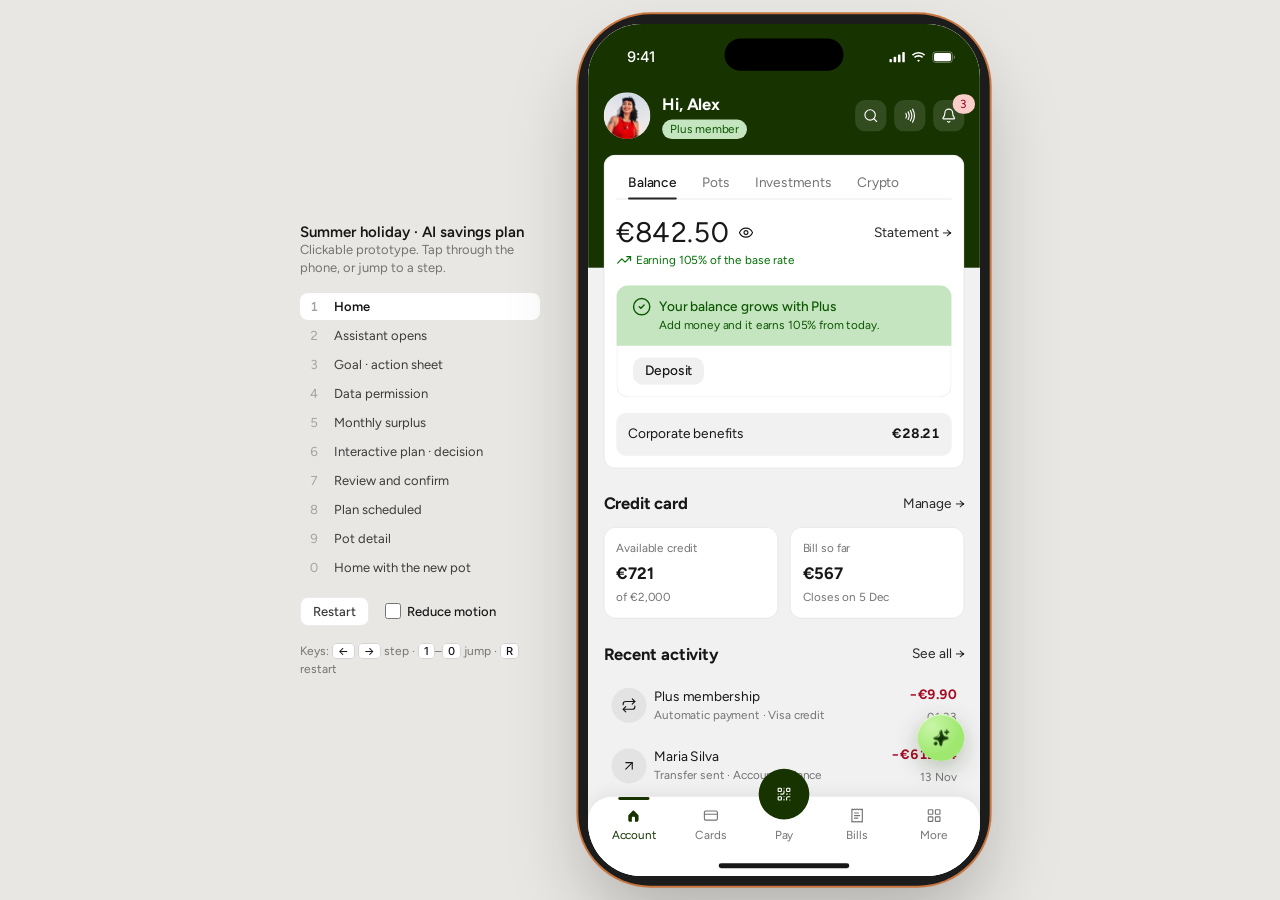
<file: prototipo/index.html>
<!doctype html>
<html lang="en">
<head>
  <meta charset="utf-8" />
  <meta name="viewport" content="width=device-width, initial-scale=1, viewport-fit=cover" />
  <title>Summer Holiday Plan</title>
  <link rel="preconnect" href="https://fonts.googleapis.com" />
  <link rel="preconnect" href="https://fonts.gstatic.com" crossorigin />
  <link href="https://fonts.googleapis.com/css2?family=Figtree:wght@400;500;600;700&family=Inter:wght@400;500&display=swap" rel="stylesheet" />
  <link rel="stylesheet" href="styles.css" />
</head>
<body>
  <aside class="presenter" aria-label="Prototype controls">
    <div>
      <h1>Summer holiday · AI savings plan</h1>
      <p>Clickable prototype. Tap through the phone, or jump to a step.</p>
    </div>
    <ol id="stepList"></ol>
    <div class="row">
      <button class="pbtn" id="restartBtn" type="button">Restart</button>
      <label class="toggle" for="rmToggle"><input type="checkbox" id="rmToggle" /> Reduce motion</label>
    </div>
    <p class="keys">Keys: <kbd>←</kbd> <kbd>→</kbd> step · <kbd>1</kbd>–<kbd>0</kbd> jump · <kbd>R</kbd> restart</p>
  </aside>

  <div class="stage">
    <div class="device" id="device">
      <div class="screen" id="screen">
        <div class="statusbar" id="statusbar">
          <span>9:41</span>
          <span class="indicators">
            <svg class="icon" viewBox="0 0 18 12" fill="currentColor" aria-hidden="true"><rect x="0" y="8" width="3" height="4" rx="1"/><rect x="5" y="5.5" width="3" height="6.5" rx="1"/><rect x="10" y="3" width="3" height="9" rx="1"/><rect x="15" y="0" width="3" height="12" rx="1"/></svg>
            <svg class="icon" viewBox="0 0 16 12" fill="currentColor" aria-hidden="true"><path d="M8 2.3c2.2 0 4.2.85 5.7 2.25l1.1-1.15A9.8 9.8 0 0 0 8 .7 9.8 9.8 0 0 0 1.2 3.4l1.1 1.15A8.2 8.2 0 0 1 8 2.3Zm0 3.2c1.4 0 2.6.5 3.6 1.35l1.1-1.15A6.8 6.8 0 0 0 8 3.9a6.8 6.8 0 0 0-4.7 1.8l1.1 1.15A5.2 5.2 0 0 1 8 5.5Zm0 3.2c.6 0 1.1.2 1.5.55L8 11 6.5 9.25c.4-.35.9-.55 1.5-.55Z"/></svg>
            <svg viewBox="0 0 27 13" width="25" height="12" aria-hidden="true"><rect x="0.5" y="0.5" width="22" height="12" rx="3.5" fill="none" stroke="currentColor" opacity="0.4"/><rect x="2" y="2" width="19" height="9" rx="2" fill="currentColor"/><path d="M24 4.5v4c.8-.3 1.3-1.1 1.3-2s-.5-1.7-1.3-2Z" fill="currentColor" opacity="0.4"/></svg>
          </span>
        </div>
        <div class="island" aria-hidden="true"></div>
        <div class="home-indicator" aria-hidden="true"></div>

        <section class="view home" id="viewHome" aria-label="Account"></section>
        <section class="view chat" id="viewChat" aria-label="Assistant" hidden></section>
        <section class="view pot" id="viewPot" aria-label="Pot detail" hidden></section>
      </div>
    </div>
  </div>

  <script src="icons.js"></script>
  <script src="app.js"></script>
</body>
</html>
</file>
<file: prototipo/styles.css>
/* ==========================================================================
   Tokens — from the Figma variables (Astryx / Wit) and the
   "Motion · Foundations" annotation.
   ========================================================================== */
:root {
  /* Color */
  --text-primary: #171717;
  --text-secondary: #737373;
  --text-tertiary: #a3a3a3;
  --text-on-dark: #ffffff;
  --surface: #ffffff;
  --body-bg: #f1f1f1;
  --border-default: rgba(0, 0, 0, 0.08);
  --border-emphasized: #d4d4d4;
  --neutral: rgba(0, 0, 0, 0.06);
  --inverted: #163300;
  --accent: #9fe870;
  --accent-muted: #e2f6d5;
  --gray-bg: #e5e5e5;
  --gray-text: #262626;
  --green-bg: #c5e5c0;
  --green-text: #0c5700;
  --blue-bg: #c4ddfb;
  --blue-text: #00458c;
  --yellow-bg: #f8da9d;
  --yellow-text: #584400;
  --red-bg: #facecb;
  --red-text: #89001a;
  --success: #007004;  /* Astryx Status/Success */
  --error: #a50c25;    /* Astryx Status/Error */
  --badge-success: #198100;
  --info: #0074e2;
  --warning-dot: #745b00;
  --track: #ccd3db;
  --chart-fixed: #a0e1e1;
  --chart-card: #ffc091;
  --chart-surplus: #ffd7ef;

  /* Radius */
  --r-inner: 6px;
  --r-element: 10px;
  --r-container: 12px;
  --r-page: 28px;
  --r-sheet: 34px;
  --r-full: 9999px;

  /* Type */
  --font: "Figtree", system-ui, -apple-system, sans-serif;
  --font-ui: "Inter", system-ui, -apple-system, sans-serif;

  /* Motion — durations */
  --d-instant: 100ms;
  --d-fast: 150ms;
  --d-base: 250ms;
  --d-slow: 350ms;
  --d-data: 600ms;
  /* Motion — easing */
  --e-standard: cubic-bezier(0.2, 0, 0, 1);
  --e-enter: cubic-bezier(0.05, 0.7, 0.1, 1);
  --e-exit: cubic-bezier(0.3, 0, 0.8, 0.15);
  /* iOS .snappy-like spring (response 0.35, damping 0.85) */
  --e-spring: linear(0, 0.2 4%, 0.55 10%, 0.8 16%, 0.94 22%, 1.01 29%, 1.02 35%, 1.008 47%, 1);
}

@media (prefers-reduced-motion: reduce) {
  :root {
    --d-instant: 0ms;
    --d-base: 150ms;
    --d-slow: 150ms;
    --d-data: 0ms;
  }
}

/* ==========================================================================
   Page + device frame
   ========================================================================== */
* { box-sizing: border-box; }
html, body { margin: 0; height: 100%; }
body {
  font-family: var(--font);
  color: var(--text-primary);
  background: #e9e7e3;
  -webkit-font-smoothing: antialiased;
  display: flex;
  align-items: center;
  justify-content: center;
  gap: 48px;
  overflow: hidden;
}
button { font: inherit; color: inherit; border: 0; background: none; padding: 0; cursor: pointer; }
p { margin: 0; }

.stage { display: flex; align-items: center; justify-content: center; }
.device {
  position: relative;
  width: 402px;
  height: 874px;
  border-radius: 64px;
  padding: 0;
  box-shadow:
    0 0 0 10px #1c1c1c,
    0 0 0 12px #c8763f,
    0 40px 80px rgba(0, 0, 0, 0.25);
  transform-origin: center;
  flex-shrink: 0;
}
.screen {
  position: absolute;
  inset: 0;
  overflow: hidden;
  border-radius: 55px;
  background: var(--surface);
  isolation: isolate;
}

/* Status bar + Dynamic Island (always on top) */
.statusbar {
  position: absolute;
  top: 0; left: 0; right: 0;
  height: 44px;
  padding: 0 24px 0 40px;
  display: flex;
  align-items: center;
  justify-content: space-between;
  font: 500 15px/20px var(--font-ui);
  z-index: 50;
  pointer-events: none;
  color: var(--text-primary);
  transition: color var(--d-base) var(--e-standard);
  padding-top: 14px;
  height: 54px;
}
.statusbar.on-dark { color: #fff; }
.statusbar .indicators { display: flex; gap: 6px; align-items: center; }
.island {
  position: absolute;
  top: 15px; left: 140px;
  width: 122px; height: 33px;
  border-radius: 17px;
  background: #000;
  z-index: 51;
}
.home-indicator {
  position: absolute;
  bottom: 8px; left: 50%;
  width: 134px; height: 5px;
  margin-left: -67px;
  border-radius: 99px;
  background: #171717;
  z-index: 49;
  pointer-events: none;
}

/* Mobile: the page IS the phone */
@media (max-width: 520px) {
  /* Size from the page box, not 100vw/100dvh: inside an iframe (the case site's full-screen mode)
     some phones resolve viewport units against the outer window, pushing the nav and FAB off screen. */
  body { background: var(--surface); gap: 0; display: block; }
  .stage { width: 100%; height: 100%; }
  .device { width: 100%; height: 100%; border-radius: 0; box-shadow: none; transform: none !important; }
  #homeScroll, .view { overscroll-behavior: contain; }
  .screen { border-radius: 0; }
  .island { display: none; }
  .presenter { display: none !important; }
}

/* Presenter panel (desktop only) */
.presenter {
  width: 240px;
  font-size: 13px;
  color: #3b3b3b;
  display: flex;
  flex-direction: column;
  gap: 16px;
}
.presenter h1 { font-size: 15px; margin: 0; font-weight: 600; color: var(--text-primary); }
.presenter p { color: var(--text-secondary); line-height: 18px; }
.presenter ol { list-style: none; margin: 0; padding: 0; display: flex; flex-direction: column; gap: 2px; }
.presenter li button {
  width: 100%; text-align: left; padding: 6px 10px; border-radius: 8px;
  display: flex; gap: 8px; align-items: center;
}
.presenter li button:hover { background: rgba(0, 0, 0, 0.05); }
.presenter li button .n { color: var(--text-tertiary); width: 16px; font-variant-numeric: tabular-nums; }
.presenter li.active button { background: #fff; font-weight: 600; color: var(--text-primary); }
.presenter .row { display: flex; gap: 8px; }
.presenter .pbtn { padding: 6px 12px; border-radius: 8px; background: #fff; border: 1px solid var(--border-default); font-weight: 500; }
@media (max-width: 900px) { .presenter { display: none; } }

/* ==========================================================================
   Views (Home / Chat / Pot) + screen transitions
   ========================================================================== */
.view {
  position: absolute;
  inset: 0;
  overflow: hidden;
  background: var(--surface);
}
.view[hidden] { display: none; }
.view.enter-fade { animation: viewFadeIn var(--d-slow) var(--e-enter) both; }
.view.enter-push { animation: viewPushIn var(--d-slow) var(--e-enter) both; }
.view.enter-pop { animation: viewPopIn var(--d-slow) var(--e-enter) both; }
@keyframes viewFadeIn { from { opacity: 0; transform: scale(0.98); } }
@keyframes viewPushIn { from { transform: translateX(40px); opacity: 0; } }
@keyframes viewPopIn { from { transform: translateX(-40px); opacity: 0; } }

.no-anim *, .no-anim *::before, .no-anim *::after { animation: none !important; transition: none !important; }

/* Generic scroller */
.scroll {
  position: absolute;
  inset: 0;
  overflow-y: auto;
  overflow-x: hidden;
  scrollbar-width: none;
}
.scroll::-webkit-scrollbar { display: none; }

/* ==========================================================================
   Shared components
   ========================================================================== */
.icon { width: 16px; height: 16px; flex-shrink: 0; display: block; }
.icon.sm { width: 12px; height: 12px; }
.icon.md { width: 20px; height: 20px; }

.pressable { transition: transform var(--d-instant) var(--e-standard), opacity var(--d-instant) var(--e-standard), background-color var(--d-fast) var(--e-standard); }
.pressable:active { transform: scale(0.98); }

.btn {
  display: inline-flex; align-items: center; justify-content: center; gap: 8px;
  height: 36px; padding: 0 12px; border-radius: var(--r-element);
  font: 500 14px/20px var(--font);
  white-space: nowrap;
  transition: transform var(--d-instant) var(--e-standard), background-color var(--d-fast) var(--e-standard), opacity var(--d-fast);
}
.btn:active { transform: scale(0.98); }
.btn.sm { height: 28px; }
.btn.md { height: 32px; }
.btn.block { width: 100%; }
.btn.primary { background: var(--inverted); color: #fff; }
.btn.secondary { background: var(--neutral); color: var(--text-primary); }
.btn.ghost { background: transparent; }
.btn.ghost:hover, .btn.secondary:hover { background: rgba(0, 0, 0, 0.09); }
.btn.dark { background: var(--gray-text); color: #fff; }
.btn[disabled] { opacity: 0.4; pointer-events: none; }

.icon-btn {
  width: 32px; height: 32px; border-radius: var(--r-element);
  display: inline-flex; align-items: center; justify-content: center;
  transition: transform var(--d-instant) var(--e-standard), background-color var(--d-fast);
}
.icon-btn:active { transform: scale(0.92); }
.icon-btn.sm { width: 28px; height: 28px; }
.icon-btn.muted { width: 36px; height: 36px; background: var(--accent-muted); }
.icon-btn.secondary { background: var(--neutral); }
.icon-btn.round-dark { width: 28px; height: 28px; border-radius: 99px; background: var(--inverted); color: #fff; }
.icon-btn.ghost:hover { background: var(--neutral); }

.badge {
  display: inline-flex; align-items: center; gap: 4px;
  height: 20px; padding: 0 8px; border-radius: var(--r-full);
  font: 400 12px/20px var(--font);
  white-space: nowrap;
  transition: background-color 200ms var(--e-standard), color 200ms var(--e-standard);
}
.badge.success { background: var(--badge-success); color: #fff; }
.badge.neutral { background: var(--gray-bg); color: var(--gray-text); }
.badge.green { background: var(--green-bg); color: var(--green-text); }
.badge.info { background: var(--info); color: #fff; }
.badge.yellow { background: var(--yellow-bg); color: var(--yellow-text); }
.badge.blue { background: var(--blue-bg); color: var(--blue-text); }
.badge.red { background: var(--red-bg); color: var(--red-text); }
.badge.paused { background: var(--gray-bg); color: var(--gray-text); }

.card {
  background: var(--surface);
  border: 1px solid var(--border-emphasized);
  border-radius: var(--r-container);
  padding: 12px;
  display: flex; flex-direction: column; gap: 12px;
}
.card.soft { border-color: var(--border-default); }

.banner {
  border-radius: var(--r-container);
  padding: 12px 16px;
  display: flex; gap: 8px; align-items: center;
  font: 500 14px/20px var(--font);
  transition: background-color 200ms var(--e-standard), color 200ms var(--e-standard);
}
.banner .icon.md { align-self: flex-start; }
.banner .b-body { flex: 1; display: flex; flex-direction: column; }
.banner .b-sub { font: 400 12px/18px var(--font); }
.banner.success { background: var(--green-bg); color: var(--green-text); }
.banner.info { background: var(--blue-bg); color: var(--blue-text); }
.banner.warning { background: var(--yellow-bg); color: var(--yellow-text); }

.divider { height: 1px; background: var(--border-default); }

.t-label { font: 500 14px/20px var(--font); }
.t-body { font: 400 14px/20px var(--font); }
.t-sup { font: 400 12px/18px var(--font); color: var(--text-secondary); }
.t-h3 { font: 700 17px/24px var(--font); }
.t-h1 { font: 600 24px/32px var(--font); font-variant-numeric: tabular-nums; }
.t-strong { font: 700 14px/20px var(--font); font-variant-numeric: tabular-nums; }
.muted { color: var(--text-secondary); }

.legend { display: flex; flex-direction: column; gap: 4px; }
.legend-row { display: flex; align-items: center; gap: 8px; font: 400 14px/20px var(--font); }
.legend-row .sw { width: 8px; height: 8px; border-radius: var(--r-inner); flex-shrink: 0; }
.legend-row .v { margin-left: auto; font-weight: 700; font-variant-numeric: tabular-nums; }
.stacked { display: flex; gap: 4px; height: 10px; }
.stacked > span { border-radius: var(--r-full); transition: flex-grow var(--d-base) var(--e-standard); min-width: 4px; }

.chips { display: flex; gap: 4px; flex-wrap: wrap; }
.chip {
  height: 28px; padding: 0 12px; border-radius: var(--r-element);
  font: 500 14px/20px var(--font);
  transition: background-color var(--d-fast) var(--e-standard), color var(--d-fast) var(--e-standard);
}
.chip:hover { background: var(--neutral); }
.chip.on { background: var(--inverted); color: #fff; }

/* Slider (custom track drawn behind a native range input) */
.slider { position: relative; height: 36px; padding: 8px; }
.slider .track { position: absolute; left: 8px; right: 8px; top: 16px; height: 4px; border-radius: 99px; background: var(--track); }
.slider .fill { position: absolute; left: 8px; top: 16px; height: 4px; border-radius: 99px; background: var(--inverted); }
.slider .mark { position: absolute; top: 12px; width: 1px; height: 12px; background: var(--text-primary); }
.slider .thumb {
  position: absolute; top: 8px; width: 20px; height: 20px; margin-left: -10px; border-radius: 99px;
  background: var(--inverted); pointer-events: none;
}
.slider .thumb.outline { background: #fff; border: 2px solid var(--inverted); }
.slider input {
  position: absolute; inset: 0; width: 100%; height: 100%; margin: 0; opacity: 0; cursor: pointer;
}

/* ==========================================================================
   Home
   ========================================================================== */
.home { background: var(--body-bg); }
.home .scroll { padding-bottom: 160px; }
.home-top { position: relative; padding: 62px 16px 0; display: flex; flex-direction: column; gap: 16px; }
.home-top::before { content: ""; position: absolute; left: 0; right: 0; top: 0; height: 250px; background: var(--inverted); z-index: 0; }
.home-top > * { position: relative; z-index: 1; }
.home-header { display: flex; justify-content: space-between; align-items: center; padding-top: 8px; }
.profile { display: flex; gap: 12px; align-items: center; }
.avatar { width: 48px; height: 48px; border-radius: 99px; object-fit: cover; display: block; }
.greeting { display: flex; flex-direction: column; gap: 4px; align-items: flex-start; }
.greeting .t-h3 { color: #fff; }
.quick-actions { display: flex; gap: 8px; }
.qa-btn {
  position: relative; width: 32px; height: 32px; border-radius: var(--r-element);
  background: rgba(255, 255, 255, 0.12); color: #fff; display: inline-flex; align-items: center; justify-content: center;
}
.qa-btn .count { position: absolute; top: -6px; left: 20px; }

.overview {
  background: var(--surface); border: 1px solid var(--border-default); border-radius: var(--r-container);
  padding: 12px; display: flex; flex-direction: column; gap: 16px;
}
.tabs { display: flex; gap: 2px; border-bottom: 1px solid var(--border-default); }
.tab {
  position: relative; height: 32px; padding: 0 12px; font: 400 14px/20px var(--font); color: var(--text-secondary);
}
.tab.on { color: var(--text-primary); font-weight: 500; }
.tab.on::after { content: ""; position: absolute; left: 12px; right: 12px; bottom: -1px; height: 2px; border-radius: 99px; background: var(--gray-text); }
.balance-row { display: flex; justify-content: space-between; align-items: center; }
.balance-row .value { display: flex; gap: 4px; align-items: center; }
.balance-row .amount { font: 400 29px/36px var(--font); font-variant-numeric: tabular-nums; }
.link { font: 400 14px/20px var(--font); color: var(--gray-text); white-space: nowrap; }
.earn { display: flex; gap: 4px; align-items: center; font: 400 12px/20px var(--font); color: var(--success); }
.panel { display: flex; flex-direction: column; gap: 16px; }
.plus-banner { border-radius: var(--r-container); overflow: hidden; }
.plus-banner .banner { border-radius: var(--r-container) var(--r-container) 0 0; }
.plus-banner .content { padding: 12px 16px; border: 1px solid var(--border-default); border-top: 0; border-radius: 0 0 12px 12px; }
.benefits { display: flex; justify-content: space-between; padding: 12px; border-radius: var(--r-element); background: var(--body-bg); }

.section { padding: 0 16px; display: flex; flex-direction: column; gap: 12px; }
.section-head { display: flex; justify-content: space-between; align-items: center; }
.home-sections { display: flex; flex-direction: column; gap: 24px; padding-top: 24px; }
.stat-row { display: flex; gap: 12px; }
.stat { flex: 1; background: var(--surface); border: 1px solid var(--border-default); border-radius: var(--r-container); padding: 12px; display: flex; flex-direction: column; gap: 4px; }
.activity { display: flex; flex-direction: column; gap: 4px; }
.tx { display: flex; gap: 8px; align-items: center; padding: 8px; border-radius: var(--r-element); }
.tx .ic { width: 36px; height: 36px; border-radius: 18px; background: var(--neutral); display: flex; align-items: center; justify-content: center; flex-shrink: 0; }
.tx .txt { flex: 1; min-width: 0; display: flex; flex-direction: column; }
.tx .amt { display: flex; flex-direction: column; align-items: flex-end; gap: 4px; }
.tx.inserted { animation: rowInsert var(--d-base) var(--e-standard) both; }

.pot-row {
  display: flex; align-items: center; gap: 12px; padding: 12px; border-radius: var(--r-container);
  background: var(--surface); border: 1px solid var(--border-default); text-align: left; width: 100%;
  transition: background-color var(--d-fast);
}
.pot-row:active { background: #f6f6f6; }
.pot-row img { width: 36px; height: 36px; object-fit: contain; }
.pot-row .name { flex: 1; display: flex; flex-direction: column; gap: 4px; align-items: flex-start; }
.pot-row.inserted { animation: rowInsert var(--d-base) var(--e-standard) both, rowHighlight 1000ms 300ms var(--e-standard) both; }
@keyframes rowInsert { from { opacity: 0; transform: translateY(-6px); } }
@keyframes rowHighlight { from { background: var(--accent-muted); } to { background: var(--surface); } }

.suggestion { position: relative; height: 148px; }
.suggestion .behind { position: absolute; height: 132px; background: #fff; border: 1px solid var(--border-default); border-radius: 12px; }
.suggestion .front { position: absolute; top: 16px; left: 0; right: 0; background: var(--accent); border-radius: 12px; padding: 12px; display: flex; gap: 12px; min-height: 116px; }

.fab {
  position: absolute; left: 338px; top: 708px; width: 48px; height: 48px; border-radius: 24px;
  background: radial-gradient(circle at 30% 25%, #c9f5a8, var(--accent) 60%);
  box-shadow: 0 8px 24px rgba(22, 51, 0, 0.25), inset 0 1px 0 rgba(255, 255, 255, 0.6);
  display: flex; align-items: center; justify-content: center; z-index: 20;
  transition: transform var(--d-instant) var(--e-standard);
}
.fab:active { transform: scale(0.92); }
.fab img { width: 24px; height: 24px; }
@media (max-width: 520px) { .fab { left: auto; right: 16px; top: auto; bottom: 118px; } }

.bottom-nav {
  position: absolute; left: 0; right: 0; bottom: 0; height: 82px; padding: 0 8px 34px;
  background: #fff; border-top: 1px solid var(--border-default); border-radius: 24px 24px 0 0;
  box-shadow: 0 -4px 16px rgba(0, 0, 0, 0.06); display: flex; z-index: 10;
}
.nav-item { flex: 1; display: flex; flex-direction: column; align-items: center; gap: 4px; font: 400 12px/16px var(--font); color: var(--text-secondary); position: relative; }
.nav-item .ind { width: 32px; height: 3px; border-radius: 99px; background: transparent; margin-bottom: 4px; }
.nav-item.on { color: var(--inverted); }
.nav-item.on .ind { background: var(--inverted); }
.nav-pay { flex: 0 0 71px; justify-content: flex-end; padding-top: 30px; }
.nav-pay .pay-btn { position: absolute; top: -29px; left: 9px; width: 52px; height: 52px; border-radius: 99px; background: var(--inverted); color: #fff; display: flex; align-items: center; justify-content: center; }

/* ==========================================================================
   Chat
   ========================================================================== */
.chat-header {
  position: absolute; top: 0; left: 0; right: 0; height: 100px; padding-top: 44px; z-index: 30;
  background: var(--surface);
}
.topnav {
  height: 56px; padding: 8px 12px; display: grid; grid-template-columns: 1fr auto 1fr; align-items: center;
  border-bottom: 1px solid var(--border-default);
}
.topnav .end { display: flex; gap: 8px; justify-content: flex-end; }
.topnav .center img { width: 24px; height: 24px; display: block; }

.messages {
  position: absolute; top: 100px; left: 0; right: 0; bottom: 96px;
  overflow-y: auto; overflow-x: hidden; scrollbar-width: none;
  scroll-behavior: auto;
}
.messages::-webkit-scrollbar { display: none; }
.msg-list { display: flex; flex-direction: column; gap: 16px; padding: 16px 16px 24px; }
.msg-list > * { flex-shrink: 0; }

/* entering content */
.enter { animation: riseIn var(--d-base) var(--e-enter) both; }
.enter-card { animation: riseIn12 300ms var(--e-enter) both; }
.enter-fade { animation: fadeIn var(--d-fast) var(--e-standard) both; }
.leave { animation: fadeOut var(--d-fast) var(--e-exit) both; }
@keyframes riseIn { from { opacity: 0; transform: translateY(8px); } }
@keyframes riseIn12 { from { opacity: 0; transform: translateY(12px); } }
@keyframes fadeIn { from { opacity: 0; } }
@keyframes fadeOut { to { opacity: 0; } }

.ai {
  background: var(--surface); border-radius: var(--r-element);
  padding: 24px 24px 12px; display: flex; flex-direction: column; gap: 12px;
}
.ai.compact { padding: 16px 24px; }
.ai.pad24 { padding: 24px; }
.ai .ident { display: flex; gap: 8px; align-items: center; font: 400 14px/20px var(--font); }
.dot { width: 8px; height: 8px; border-radius: 99px; flex-shrink: 0; }
.dot.warning { background: var(--warning-dot); opacity: 0.5; box-shadow: 0 0 4px rgba(233, 175, 8, 0.5); }
.dot.info { background: var(--info); }
.dot.accent { background: var(--gray-text); opacity: 0.5; box-shadow: 0 0 4px rgba(0, 100, 224, 0.5); }
.dot.pulse { animation: dotPulse 1.2s linear infinite; }
@keyframes dotPulse { 0%, 100% { opacity: 0.4; } 50% { opacity: 1; } }
.shimmer {
  background: linear-gradient(90deg, var(--text-primary) 0%, var(--text-primary) 40%, #c4c4c4 50%, var(--text-primary) 60%, var(--text-primary) 100%);
  background-size: 300% 100%;
  -webkit-background-clip: text; background-clip: text; color: transparent;
  animation: shimmer 1.2s linear infinite;
}
@keyframes shimmer { from { background-position: 100% 0; } to { background-position: -50% 0; } }
@media (prefers-reduced-motion: reduce) { .shimmer { animation: none; color: var(--text-primary); background: none; } .dot.pulse { animation: none; } }

.user { display: flex; flex-direction: column; align-items: flex-end; gap: 8px; }
.user .bubble {
  max-width: 310px; background: var(--accent-muted); border-radius: var(--r-page); padding: 12px 16px;
  font: 400 14px/20px var(--font);
}
.user .time { font: 400 12px/18px var(--font-ui); color: var(--text-secondary); }
.user.enter { animation: sendRise var(--d-base) var(--e-enter) both; }
@keyframes sendRise { from { opacity: 0; transform: translateY(24px); } }

.starters { display: flex; flex-direction: column; gap: 4px; }
.starter { display: flex; align-items: center; gap: 8px; padding: 8px; border-radius: var(--r-element); text-align: left; width: 100%; transition: transform var(--d-instant) var(--e-standard), background-color var(--d-instant); }
.starter:active { transform: scale(0.98); background: rgba(0, 0, 0, 0.04); }
.starter img { width: 24px; height: 24px; }
.starter .txt { flex: 1; display: flex; flex-direction: column; }
.starter .t1 { font: 500 14px/20px var(--font); }
.starter .t2 { font: 400 12px/20px var(--font); color: var(--text-secondary); }

.response-actions { display: flex; gap: 4px; color: var(--text-primary); }
.response-actions .icon-btn.on { background: var(--accent-muted); color: var(--inverted); }

.inline-actions { display: flex; gap: 8px; }
.inline-actions .btn { flex: 1; }

/* Thinking steps */
.steps { display: flex; flex-direction: column; gap: 12px; padding: 0 24px; }
.step { display: flex; align-items: center; gap: 8px; font: 400 12px/20px var(--font); color: var(--text-secondary); transition: color var(--d-fast); }
.step.active, .step.done { color: var(--text-primary); }
.step .icon { transition: opacity var(--d-fast); }
.step.done .icon { color: var(--success); }
.step.active .icon { animation: spin 0.9s linear infinite; }
@keyframes spin { to { transform: rotate(360deg); } }

/* Tool call chip */
.toolcall { display: flex; flex-direction: column; gap: 8px; }
.toolcall .row { display: flex; align-items: center; gap: 6px; padding: 2px 0; text-align: left; width: 100%; font: 400 14px/20px var(--font); color: var(--text-secondary); white-space: nowrap; }
.toolcall .row > * { flex-shrink: 0; }
.toolcall .row .sub { flex-shrink: 1; min-width: 0; }
.toolcall .ok { width: 16px; height: 16px; border-radius: 99px; background: var(--green-bg); color: var(--green-text); display: flex; align-items: center; justify-content: center; }
.toolcall .sub { font: 400 12px/18px var(--font); color: var(--text-tertiary); white-space: nowrap; overflow: hidden; text-overflow: ellipsis; }
.toolcall .meta { margin-left: auto; display: flex; gap: 8px; align-items: center; font: 400 12px/18px var(--font); color: var(--text-tertiary); }
.toolcall .chev { transition: transform var(--d-base) var(--e-standard); }
.toolcall.open .chev { transform: rotate(180deg); }
.toolcall .steps { padding: 0 0 0 22px; }

/* Charts */
.chart { position: relative; height: 124px; }
.chart svg { position: absolute; inset: 0; overflow: visible; }
.chart .lbl { position: absolute; font: 400 12px/16px var(--font); color: var(--text-secondary); white-space: nowrap; }
.chart .lbl.strong { font-weight: 600; color: var(--inverted); }
.chart .lbl.goal { font-weight: 600; color: var(--text-primary); }
.months { display: flex; }
.months span { flex: 1; text-align: center; font: 400 12px/20px var(--font); color: var(--text-secondary); }
.months span.on { font-weight: 600; color: var(--inverted); }
.chart-legend { display: flex; gap: 16px; }
.chart-legend span { display: flex; gap: 8px; align-items: center; font: 400 12px/20px var(--font); color: var(--text-secondary); }
.chart-legend i { width: 14px; height: 0; border-top: 2px solid var(--inverted); display: block; }
.chart-legend i.dash { border-top: 2px dashed var(--border-emphasized); }

/* Plan controls */
.shortcuts { display: flex; gap: 8px; }
.shortcut {
  flex: 1; min-height: 88px; padding: 12px; border-radius: var(--r-container); text-align: left;
  border: 1px solid var(--border-default); background: #fff; display: flex; flex-direction: column; gap: 4px; align-items: flex-start;
  transition: background-color var(--d-fast) var(--e-standard), border-color var(--d-fast) var(--e-standard), transform var(--d-instant);
}
.shortcut:active { transform: scale(0.98); }
.shortcut.on { background: var(--accent-muted); border: 1.5px solid var(--inverted); padding: 11.5px; }
.stepper { display: flex; gap: 12px; align-items: center; }
.stepper .val { font: 600 20px/28px var(--font); min-width: 50px; text-align: center; font-variant-numeric: tabular-nums; }
.row-between { display: flex; justify-content: space-between; align-items: center; gap: 8px; }
.is-frozen { opacity: 0.55; pointer-events: none; transition: opacity var(--d-fast); }

/* Sticky review action: sits just above the composer (the chat stays on screen) and rises
   from behind it (z-index below .composer-area). `bottom` is set in syncBottomSpace(). */
.sticky-bar {
  position: absolute; left: 0; right: 0; bottom: 0; padding: 12px 16px 0; background: var(--surface); z-index: 19;
  transform: translateY(100%); opacity: 0; pointer-events: none;
  transition: transform 200ms var(--e-exit), opacity 200ms var(--e-exit), bottom var(--d-kb) var(--e-kb);
  box-shadow: 0 -1px 0 var(--border-default);
}
.sticky-bar.show {
  transform: none; opacity: 1; pointer-events: auto;
  transition: transform var(--d-base) var(--e-enter), opacity var(--d-fast) var(--e-enter), bottom var(--d-kb) var(--e-kb);
}

/* Review card */
.review { padding: 24px; gap: 16px; }
.review .head { display: flex; justify-content: space-between; align-items: center; }
.thumb { width: 44px; height: 44px; border-radius: var(--r-element); border: 1px solid var(--border-default); background: var(--accent-muted); display: flex; align-items: center; justify-content: center; }
.thumb img { width: 34px; height: 34px; }
.icon-line { display: flex; gap: 12px; align-items: flex-start; font: 400 14px/20px var(--font); }
.icon-line .icon { margin-top: 2px; }
.detail { padding: 4px 8px; display: flex; flex-direction: column; }

/* Plan scheduled */
.progress { display: flex; gap: 4px; height: 8px; }
.progress span { border-radius: var(--r-inner); }
.timeline { display: flex; flex-direction: column; }
.tl-item { display: flex; gap: 8px; align-items: center; padding: 4px 8px; }
.tl-item .mk { width: 6px; height: 6px; border-radius: 99px; background: var(--text-secondary); flex-shrink: 0; }
.tl-item .txt { display: flex; flex-direction: column; }
.biometric { text-align: center; font: 400 12px/18px var(--font); color: var(--text-secondary); padding: 4px 0; }

/* ==========================================================================
   Composer, action sheet, collapsed bar
   ========================================================================== */
.composer-area {
  position: absolute; left: 0; right: 0; bottom: 0; padding: 12px 16px 30px; background: var(--surface); z-index: 20;
  transition: transform var(--d-base) var(--e-standard), opacity var(--d-base);
}
.composer-area.hidden { transform: translateY(110%); opacity: 0; pointer-events: none; }
.chat-bar {
  background: #fff; border-radius: 28px; padding: 12px;
  box-shadow: 0 4px 12px rgba(0, 0, 0, 0.04), 0 1px 3px rgba(0, 0, 0, 0.08);
  display: flex; gap: 8px; align-items: center;
}
.chat-bar .input {
  flex: 1; min-height: 30px; padding: 4px; text-align: left;
  font: 400 14px/22px var(--font-ui); color: var(--text-secondary);
}
.chat-bar .input.filled { color: var(--text-primary); }

.glass {
  background: rgba(247, 247, 247, 0.86);
  -webkit-backdrop-filter: blur(24px) saturate(1.4);
  backdrop-filter: blur(24px) saturate(1.4);
  box-shadow: 0 8px 40px rgba(0, 0, 0, 0.12);
  border-radius: var(--r-sheet);
}
.sheet {
  position: absolute; left: 16px; right: 16px; bottom: 24px; z-index: 40;
  padding: 16px 16px 24px; display: flex; flex-direction: column; gap: 16px;
  transform: translateY(calc(100% + 40px));
  transition: transform var(--d-slow) var(--e-spring);
  overflow: hidden;
}
.sheet.open { transform: none; }
.sheet .grabber { width: 36px; height: 4px; border-radius: 99px; background: var(--border-emphasized); margin: 0 auto; }
.sheet .s-head { display: flex; flex-direction: column; gap: 8px; padding: 8px 8px 4px; }
.sheet .s-title { display: flex; gap: 8px; align-items: center; }
.sheet .s-title h2 { flex: 1; margin: 0; font: 600 17px/24px var(--font); }
.sheet .s-nav { display: flex; gap: 4px; align-items: center; font: 500 14px/20px var(--font); }
.sheet .s-nav .icon-btn[disabled] { opacity: 0.35; pointer-events: none; }
.sheet .s-sub { font: 400 12px/20px var(--font); color: var(--text-secondary); }
.sheet .field { display: flex; flex-direction: column; gap: 8px; }
.sheet .input-box {
  height: 28px; border: 1px solid var(--border-emphasized); border-radius: var(--r-element); background: #fff;
  padding: 4px 8px; font: 700 14px/20px var(--font);
}
.sheet .pages { position: relative; }
.sheet .page { display: flex; flex-direction: column; gap: 16px; }
.sheet .page.in-right { animation: pageInRight var(--d-base) var(--e-standard) both; }
.sheet .page.in-left { animation: pageInLeft var(--d-base) var(--e-standard) both; }
@keyframes pageInRight { from { opacity: 0; transform: translateX(24px); } }
@keyframes pageInLeft { from { opacity: 0; transform: translateX(-24px); } }
.check { display: flex; gap: 8px; align-items: flex-start; padding: 4px 0; text-align: left; width: 100%; }
.check .box {
  width: 18px; height: 18px; margin: 1px; border-radius: var(--r-inner); border: 1.5px solid var(--gray-text);
  display: flex; align-items: center; justify-content: center; color: #fff; flex-shrink: 0;
  transition: background-color var(--d-fast);
}
.check.on .box { background: var(--inverted); border-color: var(--inverted); }
/* Checkbox: the check draws in 150ms */
.check .box path { stroke-dasharray: 24; stroke-dashoffset: 24; transition: stroke-dashoffset var(--d-fast) var(--e-standard); }
.check.on .box path { stroke-dashoffset: 0; }
.progressbar { height: 8px; border-radius: 99px; background: var(--border-default); overflow: hidden; }
.progressbar span { display: block; height: 100%; border-radius: 99px; background: var(--inverted); transition: width var(--d-base) var(--e-standard); }

.qbar { padding: 16px; display: flex; flex-direction: column; gap: 8px; }
.qbar .q { display: flex; gap: 8px; align-items: flex-start; font: 500 14px/20px var(--font); }
.qbar .q .icon { margin-top: 2px; }

/* Face ID */
.faceid {
  position: absolute; inset: 0; z-index: 60; display: flex; align-items: center; justify-content: center;
  background: rgba(0, 0, 0, 0.12);
  animation: fadeIn var(--d-fast) both;
}
.faceid .box {
  width: 160px; height: 160px; border-radius: 32px; background: rgba(30, 30, 30, 0.82);
  -webkit-backdrop-filter: blur(20px); backdrop-filter: blur(20px);
  color: #fff; display: flex; flex-direction: column; align-items: center; justify-content: center; gap: 14px;
  font: 500 15px/20px var(--font-ui);
  animation: riseIn var(--d-base) var(--e-enter) both;
}
.faceid .box .icon { width: 56px; height: 56px; stroke-width: 1.4; }
.spinner { width: 14px; height: 14px; border-radius: 99px; border: 2px solid rgba(255, 255, 255, 0.35); border-top-color: #fff; animation: spin 0.8s linear infinite; }

/* ==========================================================================
   Pot detail
   ========================================================================== */
.pot { background: var(--body-bg); }
.pot .content { padding: 80px 16px 120px; display: flex; flex-direction: column; gap: 16px; }
.hero { display: flex; gap: 12px; align-items: center; }
.hero .pic { width: 56px; height: 56px; border-radius: 99px; background: var(--accent-muted); display: flex; align-items: center; justify-content: center; }
.hero .pic img { width: 44px; height: 44px; }
.hero h2 { margin: 0; font: 600 20px/28px var(--font); }
.pot-actions { display: flex; gap: 8px; }
.pot-actions button { flex: 1; height: 70px; background: #fff; border: 1px solid var(--border-default); border-radius: var(--r-container); display: flex; flex-direction: column; align-items: center; justify-content: center; gap: 8px; font: 500 14px/20px var(--font); }
.sched-row { display: flex; flex-direction: column; }
.list-card { background: #fff; border-radius: var(--r-container); padding: 4px 16px; }

/* `hidden` must win over component display rules */
[hidden] { display: none !important; }

/* ==========================================================================
   Phase 2 · AI motion
   ========================================================================== */
/* FAB container transform: accent veil that fades as the chat grows */
.veil { position: absolute; inset: 0; background: var(--accent); z-index: 100; pointer-events: none; }

/* Streaming: each sentence fades in (100ms), no typewriter */
.chunk { animation: fadeIn 100ms linear both; }

/* Starter actions: 3 items, 40ms stagger, fade + 8px rise, 200ms enter */
.starters.stagger .starter { animation: riseIn 200ms var(--e-enter) both; }
.starters.stagger .starter:nth-child(2) { animation-delay: 40ms; }
.starters.stagger .starter:nth-child(3) { animation-delay: 80ms; }

/* Send button appears on the first character: 150ms crossfade */
.send-in { animation: fadeIn var(--d-fast) var(--e-standard) both; }

/* Thinking steps: appear when the stage starts, icon pops on completion */
.step-in { animation: rise6 200ms var(--e-enter) both; }
@keyframes rise6 { from { opacity: 0; transform: translateY(6px); } }
.step.done { color: var(--text-secondary); }
.step .pop { animation: pop 200ms var(--e-spring) both; transform-origin: center; }
@keyframes pop { from { transform: scale(0.6); opacity: 0.4; } }

/* Thinking → tool call collapse */
.collapse-wrap { position: relative; overflow: hidden; }
.collapse-inner { display: flex; flex-direction: column; gap: 16px; }
.collapse-new { position: absolute; top: 0; left: 0; right: 0; }
.tool-body { overflow: hidden; padding-top: 8px; }

/* Action sheet: answer sent → slides down 250ms exit */
.sheet.closing { transition: transform var(--d-base) var(--e-exit); }
.sheet { touch-action: none; }
.sheet .grabber { cursor: grab; }

/* Segmented control: the pill slides 200ms standard */
.segmented { position: relative; display: flex; gap: 4px; }
.segmented .pill {
  position: absolute; top: 0; height: 28px; border-radius: var(--r-element); background: var(--inverted);
  transition: left 200ms var(--e-standard), width 200ms var(--e-standard);
}
.segmented .chip { position: relative; z-index: 1; }
.segmented .chip.on { background: transparent; color: #fff; }
.segmented .chip:not(.on):hover { background: var(--neutral); }

/* Month slider snaps to the month on release (spring 200ms) */
.slider.snap .thumb { transition: left 200ms var(--e-spring); }
.slider.snap .fill { transition: width 200ms var(--e-spring); }

/* Chart end dot scales from its own centre */
.s-dot { transform-box: fill-box; transform-origin: center; }

@media (prefers-reduced-motion: reduce) {
  .chunk, .starters.stagger .starter, .step-in, .step .pop, .send-in { animation: none; }
  .step.active .icon { animation: none; }
}

/* ==========================================================================
   Phase 3 · decision motion
   ========================================================================== */
/* Stepper: the number rolls 8px vertically in the direction of change (150ms) */
.roll { display: inline-block; animation: rollUp var(--d-fast) var(--e-standard) both; }
.roll.down { animation-name: rollDown; }
@keyframes rollUp { from { opacity: 0; transform: translateY(8px); } }
@keyframes rollDown { from { opacity: 0; transform: translateY(-8px); } }
.stepper .val { overflow: hidden; }

/* Deposit slider animates to a shortcut / stepper value (spring 250ms) */
#pSlider.snap .thumb { transition: left 250ms var(--e-spring); }
#pSlider.snap .fill { transition: width 250ms var(--e-spring); }

/* Badge colour change when the goal is reached: 200ms crossfade */
#pBadge { transition: background-color 200ms var(--e-standard), color 200ms var(--e-standard); }
#pTotal, #pLegDeposit, #pLegFree, #pDeposit { font-variant-numeric: tabular-nums; }

@media (prefers-reduced-motion: reduce) { .roll { animation: none; } }

/* ==========================================================================
   Phase 4 · confirmation and next steps
   ========================================================================== */
/* Review card: fade + scale 0.98→1 (300ms enter); inner groups stagger 30ms */
.enter-scale { animation: scaleIn 300ms var(--e-enter) both; }
@keyframes scaleIn { from { opacity: 0; transform: scale(0.98); } }
.enter-scale > * { animation: fadeIn 200ms var(--e-standard) both; }
.enter-scale > *:nth-child(1) { animation-delay: 60ms; }
.enter-scale > *:nth-child(2) { animation-delay: 90ms; }
.enter-scale > *:nth-child(3) { animation-delay: 120ms; }
.enter-scale > *:nth-child(4) { animation-delay: 150ms; }
.enter-scale > *:nth-child(5) { animation-delay: 180ms; }
/* "Ready to confirm" / pot badge: 150ms fade after the card or hero settles */
.badge.late { animation: fadeIn var(--d-fast) 350ms var(--e-standard) both; }
.btn.validating { pointer-events: none; }
.btn .spinner { animation: spin 0.8s linear infinite, fadeIn var(--d-fast) both; }

/* Success card: "Scheduled" badge springs in, bar fills saved → scheduled, timeline staggers 40ms */
.pop-in { animation: popIn 300ms 300ms var(--e-spring) both; }
@keyframes popIn { from { transform: scale(0.8); opacity: 0; } }
.grow { animation: growW var(--d-data) var(--e-enter) both; }
@keyframes growW { from { width: 0; } }
.tl-stagger .tl-item { animation: riseIn 200ms var(--e-enter) both; }
.tl-stagger .tl-item:nth-child(1) { animation-delay: 350ms; }
.tl-stagger .tl-item:nth-child(2) { animation-delay: 390ms; }
.tl-stagger .tl-item:nth-child(3) { animation-delay: 430ms; }
.tl-stagger .tl-item:nth-child(4) { animation-delay: 470ms; }

/* Shared element flight (card / row → pot hero) */
.shared-ghost {
  position: absolute; z-index: 70; overflow: hidden; pointer-events: none;
  border: 1px solid transparent; box-sizing: border-box;
}
.shared-ghost .sg-from, .shared-ghost .sg-to { position: absolute; left: 0; top: 0; }
.shared-ghost .sg-from > * { margin: -1px; }

/* New pot on Home */
.ins-wrap { overflow: hidden; }
.ins-wrap.pending { height: 0; }
.pot-row.highlight { animation: rowHighlight 1000ms 250ms var(--e-standard) both; }

@media (prefers-reduced-motion: reduce) {
  .enter-scale, .enter-scale > *, .badge.late, .pop-in, .grow, .tl-stagger .tl-item, .pot-row.highlight { animation: none; }
}

/* ==========================================================================
   Phase 5 · Reduce Motion (iOS setting or presenter toggle → html.reduce-motion)
   Translate / scale become a 150ms crossfade; chart drawing, count-ups,
   loops and highlights are off; screen transitions become fades.
   ========================================================================== */
.reduce-motion { --d-instant: 0ms; --d-base: 150ms; --d-slow: 150ms; --d-data: 0ms; }
.reduce-motion .view.enter-fade,
.reduce-motion .view.enter-push,
.reduce-motion .view.enter-pop,
.reduce-motion .enter,
.reduce-motion .enter-card,
.reduce-motion .enter-scale,
.reduce-motion .user.enter,
.reduce-motion .faceid,
.reduce-motion .faceid .box { animation: fadeIn 150ms linear both; }
.reduce-motion .enter-scale > *,
.reduce-motion .chunk,
.reduce-motion .starters.stagger .starter,
.reduce-motion .step-in,
.reduce-motion .step .pop,
.reduce-motion .send-in,
.reduce-motion .roll,
.reduce-motion .badge.late,
.reduce-motion .pop-in,
.reduce-motion .grow,
.reduce-motion .tl-stagger .tl-item,
.reduce-motion .pot-row.highlight,
.reduce-motion .dot.pulse,
.reduce-motion .step.active .icon,
.reduce-motion .spinner,
.reduce-motion .btn .spinner { animation: none; }
.reduce-motion .shimmer { animation: none; color: var(--text-primary); background: none; }
.reduce-motion .sheet { transform: none; opacity: 0; pointer-events: none; transition: opacity 150ms linear; }
.reduce-motion .sheet.open { opacity: 1; pointer-events: auto; }
.reduce-motion .composer-area { transition: opacity 150ms linear; }
.reduce-motion .composer-area.hidden { transform: none; }
.reduce-motion .sticky-bar { transform: none; opacity: 0; pointer-events: none; transition: opacity 150ms linear; }
.reduce-motion .sticky-bar.show { opacity: 1; pointer-events: auto; }
.reduce-motion .slider.snap .thumb,
.reduce-motion .slider.snap .fill,
.reduce-motion .stacked > span,
.reduce-motion .segmented .pill,
.reduce-motion .progressbar span { transition: none; }
.reduce-motion .btn:active,
.reduce-motion .starter:active,
.reduce-motion .shortcut:active,
.reduce-motion .fab:active,
.reduce-motion .icon-btn:active,
.reduce-motion .pressable:active { transform: none; }

/* Home tabs: sliding underline, card height follows the content (see switchTab) */
.overview { position: relative; }
.tabs { position: relative; }
.tab { transition: color var(--d-fast) var(--e-standard); }
.tab-ind { position: absolute; bottom: -1px; height: 2px; border-radius: 99px; background: var(--gray-text); pointer-events: none; }
.tabs.moving .tab.on::after { opacity: 0; }

/* Home sections from "Scroll with fixed searchbar" (Figma 53:5252) */
.section.connected { flex-direction: row; gap: 8px; }
.offer-card {
  background: var(--surface); border: 1px solid var(--border-default); border-radius: var(--r-container);
  padding: 12px; display: flex; justify-content: space-between; align-items: center; gap: 12px;
}
.offer-card .txt { display: flex; flex-direction: column; gap: 4px; }
.offer-card .score { display: flex; flex-direction: column; gap: 4px; align-items: flex-start; }
.offer-card .score .amount { font: 400 29px/36px var(--font); }
.help-footer { gap: 12px; }
.support-links { display: flex; flex-direction: column; }
.support-link {
  display: flex; align-items: center; justify-content: space-between; gap: 8px;
  height: 28px; padding: 4px 8px; border-radius: var(--r-element); font: 400 14px/20px var(--font); text-align: left;
}
.support-link:active { background: var(--neutral); }

/* Compact header with search (scroll-linked, see setCompact) */
.home-compact {
  position: absolute; top: 0; left: 0; right: 0; height: 110px; padding: 62px 16px 16px;
  background: var(--inverted); z-index: 15;
  opacity: 0; transform: translateY(-8px); pointer-events: none;
}
.home-compact.live { pointer-events: auto; }
.home-compact.snap { transition: opacity var(--d-fast) var(--e-standard), transform var(--d-fast) var(--e-standard); }
.search-field {
  width: 100%; height: 32px; padding: 6px 12px; display: flex; align-items: center; gap: 8px;
  background: #fff; border: 1px solid var(--border-emphasized); border-radius: var(--r-element);
  font: 400 14px/20px var(--font); color: var(--text-secondary); text-align: left;
}
.search-field .icon { color: var(--text-primary); }

/* Pull to refresh (Astryx icon/loader-circle on the dark header band) */
.home .scroll { overscroll-behavior-y: contain; -webkit-user-select: none; user-select: none; }
.home-top > .ptr {
  position: absolute; left: 0; right: 0; top: 140px; z-index: 1;
  display: flex; flex-direction: column; align-items: center; gap: 8px;
  opacity: 0; pointer-events: none; color: var(--text-on-dark);
}
.ptr-ring { width: 24px; height: 24px; fill: none; stroke: currentColor; stroke-width: 2; stroke-linecap: round; stroke-linejoin: round; }
.ptr-ring path { stroke-dasharray: 1; stroke-dashoffset: 1; }
.ptr-label {
  font: 400 12px/18px var(--font); color: rgba(255, 255, 255, 0.72);
  opacity: 0; transition: opacity var(--d-fast) var(--e-standard);
}
.ptr.armed .ptr-label { opacity: 1; }
.ptr.loading .ptr-ring { animation: spin 0.9s linear infinite; }
.reduce-motion .ptr.loading .ptr-ring { animation: none; }
.reduce-motion .ptr.loading .ptr-label { opacity: 1; transition: none; }

/* Images inside the phone are never native-draggable (the browser's image drag pulled the
   AI icon out of its button) */
.screen img { -webkit-user-drag: none; user-select: none; }
.fab img { pointer-events: none; }

/* iOS keyboard (Figma "Chat · 1 — Opening (alt)"). Annotation: native animation; composer and
   list follow the keyboard with the system curve — approximated with iOS's keyboard easing. */
:root { --e-kb: cubic-bezier(0.32, 0.72, 0, 1); --d-kb: 380ms; }
.kb {
  position: absolute; left: 0; right: 0; bottom: 0; z-index: 45; padding-bottom: 6px;
  border-radius: 27px 27px 44px 44px; background: rgba(226, 229, 234, 0.94);
  -webkit-backdrop-filter: blur(24px) saturate(1.6); backdrop-filter: blur(24px) saturate(1.6);
  font-family: -apple-system, "SF Pro Text", "Inter", system-ui, sans-serif; color: #000;
  transform: translateY(105%); transition: transform var(--d-kb) var(--e-kb);
  -webkit-user-select: none; user-select: none;
}
.kb.up { transform: none; }
.kb-suggest { height: 52px; display: flex; align-items: center; gap: 6px; padding: 0 8.5px; font-size: 17px; line-height: 22px; color: #1a1a1a; }
.kb-suggest span { flex: 1; text-align: center; }
.kb-suggest i { width: 1px; height: 25px; background: rgba(0, 0, 0, 0.12); border-radius: 1px; }
.kb-keys { display: flex; flex-direction: column; gap: 11px; padding: 0 6.67px; }
.kb-row { display: flex; gap: 6px; }
.kb-row.r2 { padding: 0 19px; }
.kb-row.r3 { gap: 14.25px; }
.kb-mid { display: flex; gap: 6px; flex: 1; }
.key {
  flex: 1; height: 43px; border-radius: 8.5px; background: rgba(255, 255, 255, 0.9);
  box-shadow: 0 1px 0 rgba(0, 0, 0, 0.16); display: flex; align-items: center; justify-content: center;
  font-size: 25px; line-height: 30px; transition: background-color 80ms linear, transform 80ms linear;
}
.key.fn { flex: 0 0 45px; }
.key.wide { flex: 0 0 92px; font-size: 17px; }
.key.ret { background: #0a84ff; color: #fff; }
.key.hit { background: #c9ced6; transform: scale(1.06); }
.key.ret.hit, .key.ret:active { background: #0a6fd6; }
.key.ret { cursor: pointer; }
.kb-bottom { display: flex; justify-content: space-between; padding: 12px 30px 14px; color: #3c3c43; }
.kb-bottom .icon { width: 26px; height: 26px; stroke-width: 1.5; }

.composer-area { transition: transform var(--d-base) var(--e-standard), opacity var(--d-base), bottom var(--d-kb) var(--e-kb); }
.messages { transition: bottom var(--d-kb) var(--e-kb); }
.chat-bar.focused { box-shadow: 0 4px 12px rgba(0, 0, 0, 0.04), 0 1px 3px rgba(0, 0, 0, 0.08), 0 0 0 1px #e8e8e8; }
.chat-bar .input.typing { cursor: text; color: var(--text-primary); white-space: normal; word-break: break-word; max-height: 110px; overflow-y: auto; }
.chat-bar:has(.typing) { align-items: flex-end; }
.caret { display: inline-block; width: 2px; height: 18px; margin-left: 1px; vertical-align: -3px; background: var(--inverted); border-radius: 1px; animation: caretBlink 1s steps(1) infinite; }
@keyframes caretBlink { 50% { opacity: 0; } }
.send-btn { transition: opacity var(--d-fast) var(--e-standard), transform var(--d-instant) var(--e-standard); }
.send-btn[disabled] { opacity: 0.35; }
.send-btn:active, .send-btn.pressed { transform: scale(0.9); }

.reduce-motion .kb { transform: none; opacity: 0; pointer-events: none; transition: opacity 150ms linear; }
.reduce-motion .kb.up { opacity: 1; pointer-events: auto; }
.reduce-motion .composer-area, .reduce-motion .messages { transition: opacity 150ms linear; }
.reduce-motion .caret { animation: none; }

/* Action sheet rises with the iOS sheet curve: a little longer, no overshoot */
:root { --e-sheet: cubic-bezier(0.32, 0.72, 0, 1); --d-sheet: 440ms; }
.sheet { transition: transform var(--d-sheet) var(--e-sheet); }
.reduce-motion .sheet { transition: opacity 150ms linear; }

/* Tighter gap from a person's message to the assistant's reply (16px list gap + 8px) */
/* Conversation rhythm: ~24px between any two elements (assistant text keeps its 24px side
   inset, but only 8px above/below, so 8 + 16px list gap ≈ 24px to the next element) */
.msg-list > .ai { padding-top: 8px; padding-bottom: 8px; }
.msg-list > .user + .ai { padding-top: 8px; }
.msg-list > .ai + .ai { padding-top: 0; }

/* Chat / ChatLayoutScrollButton, icon-only (Astryx: white pill, two soft shadows, chevron-down) */
.scroll-btn {
  position: absolute; left: 50%; z-index: 22; width: 32px; height: 32px; margin-left: -16px;
  border-radius: var(--r-full); background: #fff; color: var(--text-primary);
  display: flex; align-items: center; justify-content: center;
  box-shadow: 0 1px 2px rgba(0, 0, 0, 0.1), 0 2px 12px rgba(0, 0, 0, 0.1);
  opacity: 0; transform: translateY(8px) scale(0.9); pointer-events: none;
  transition: opacity 120ms var(--e-exit), transform 120ms var(--e-exit);
}
.scroll-btn.show {
  opacity: 1; transform: none; pointer-events: auto;
  transition: opacity var(--d-fast) var(--e-enter), transform var(--d-fast) var(--e-enter);
}
.scroll-btn.show:active { transform: scale(0.92); transition-duration: var(--d-instant); }
.reduce-motion .scroll-btn, .reduce-motion .scroll-btn.show { transform: none; transition: opacity 150ms linear; }

/* Tool-call chip in the conversation: same 24px side inset as the assistant's text; the
   details line truncates with an ellipsis when the row is full */
.msg-list > .toolcall { padding: 0 24px; min-width: 0; }
.toolcall .row { min-width: 0; overflow: hidden; }
.toolcall .row > span:nth-child(2) { white-space: nowrap; }
.toolcall .row .meta { flex-shrink: 0; }

/* Record of the answered questions (expandable, same pattern as the tool-call chip) */
.toolcall.record .row { padding: 0; }
.qa { display: flex; flex-direction: column; gap: 6px; padding: 2px 0 2px 22px; }
.qa-row { display: flex; justify-content: space-between; gap: 12px; font: 400 12px/18px var(--font); }
.qa-row .q { color: var(--text-secondary); }
.qa-row .a { color: var(--text-primary); font-weight: 500; text-align: right; }

/* Odometer digits (accumulated amount on the monthly surplus card) */
.odo-d { display: inline-block; height: var(--odo-h, 32px); overflow: hidden; vertical-align: top; }
.odo-s { display: flex; flex-direction: column; will-change: transform; }
.odo-s > span { display: block; height: var(--odo-h, 32px); line-height: var(--odo-h, 32px); text-align: center; }
.odo-c { display: inline-block; vertical-align: top; }

/* Chart value label on a white halo so the line never cuts through it */
.chart .lbl.halo { padding: 1px 4px; border-radius: 6px; background: rgba(255, 255, 255, 0.92); line-height: 16px; }

/* Outgoing step of the action sheet while paging (overlays the incoming one) */
.sheet-ghost {
  position: absolute; left: 16px; right: 16px; top: 36px;
  display: flex; flex-direction: column; gap: 16px; pointer-events: none;
}

/* Conversation is fixed while the action sheet is open */
.messages.locked { overflow-y: hidden; touch-action: none; overscroll-behavior: none; }

/* AI button on the pot detail: shown for context, not tappable here (can still be dragged) */
.fab.is-display { cursor: default; }
.fab.is-display:active { transform: none; }

/* Shown for context only in this prototype: looks like the design, does nothing */
.btn.is-inert { pointer-events: none; cursor: default; }

/* Chat starters are examples only: not tappable, no press state */
.starter { cursor: default; }
.starter:active { transform: none; background: transparent; }

/* AI button: hold to lift, drag anywhere */
.fab { touch-action: none; transition: transform var(--d-instant) var(--e-standard), box-shadow var(--d-fast) var(--e-standard); }
.fab.dragging {
  transform: scale(1.08); cursor: grabbing;
  box-shadow: 0 14px 32px rgba(22, 51, 0, 0.32), inset 0 1px 0 rgba(255, 255, 255, 0.6);
}
.reduce-motion .fab.dragging { transform: none; }

/* Presenter extras */
.presenter .toggle { display: inline-flex; align-items: center; gap: 6px; font-weight: 500; color: var(--text-primary); cursor: pointer; }
.presenter .toggle input { accent-color: var(--inverted); width: 16px; height: 16px; margin: 0; }
.presenter .toggle input:disabled + * { opacity: 0.6; }
.presenter .row { align-items: center; gap: 16px; }
.presenter .keys { font-size: 12px; }
.presenter kbd {
  font: 500 11px/16px var(--font-ui); padding: 0 5px; border-radius: 4px; background: #fff;
  border: 1px solid var(--border-emphasized); color: var(--text-primary);
}
.presenter button:focus-visible, .presenter input:focus-visible { outline: 2px solid var(--inverted); outline-offset: 2px; }
</file>
